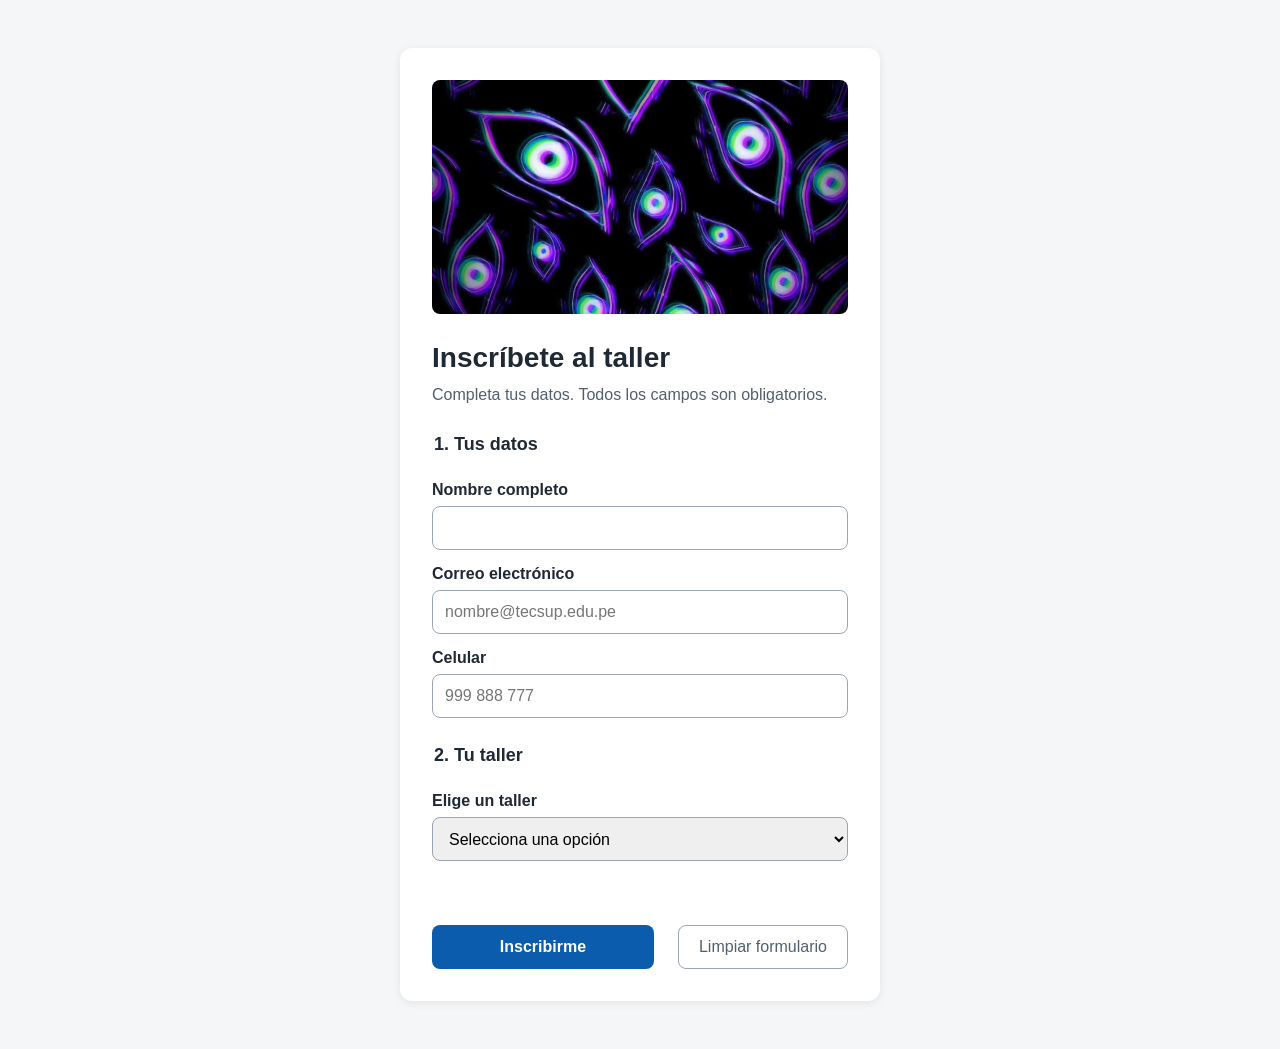
<file: index.html>
<!DOCTYPE html>
<html lang="es">
<head>
<meta charset="UTF-8">
<meta name="viewport" content="width=device-width, initial-scale=1.0">
<title>Inscripción al taller</title>
<link rel="stylesheet" href="estilos.css">
</head>
<body>
<main class="tarjeta">
<img src="img/banner.png" alt="Estudiantes programando en el laboratorio">
<h1>Inscríbete al taller</h1>
<p class="ayuda">Completa tus datos. Todos los campos son obligatorios.</p>

<form id="formulario" novalidate>
<fieldset>
<legend>1. Tus datos</legend>
<label for="nombre">Nombre completo</label>
<input id="nombre" type="text" autocomplete="name" required>

<label for="correo">Correo electrónico</label>
<input id="correo" type="email" autocomplete="email" placeholder="nombre@tecsup.edu.pe" required>

<label for="telefono">Celular</label>
<input id="telefono" type="tel" placeholder="999 888 777" required>
</fieldset>

<fieldset>
<legend>2. Tu taller</legend>
<label for="taller">Elige un taller</label>
<select id="taller" required>
<option value="">Selecciona una opción</option>
<optgroup label="Control de versiones">
<option>Git</option> <option>GitHub</option> <option>Markdown</option>
</optgroup>
<optgroup label="Desarrollo web">
<option>HTML</option> <option>CSS</option> <option>JavaScript</option>
<option>React</option> <option>Node.js</option> <option>APIs</option>
</optgroup>
<optgroup label="Diseño y calidad">
<option>Figma</option> <option>Accesibilidad</option> <option>Testing</option>
</optgroup>
</select>
</fieldset>

<p id="mensaje" class="mensaje" role="status"></p>

<div class="acciones">
<button type="submit" class="boton-principal">Inscribirme</button>
<button type="reset" class="boton-secundario">Limpiar formulario</button>
</div>
</form>
</main>
<script src="app.js"></script>
</body>
</html>
</file>
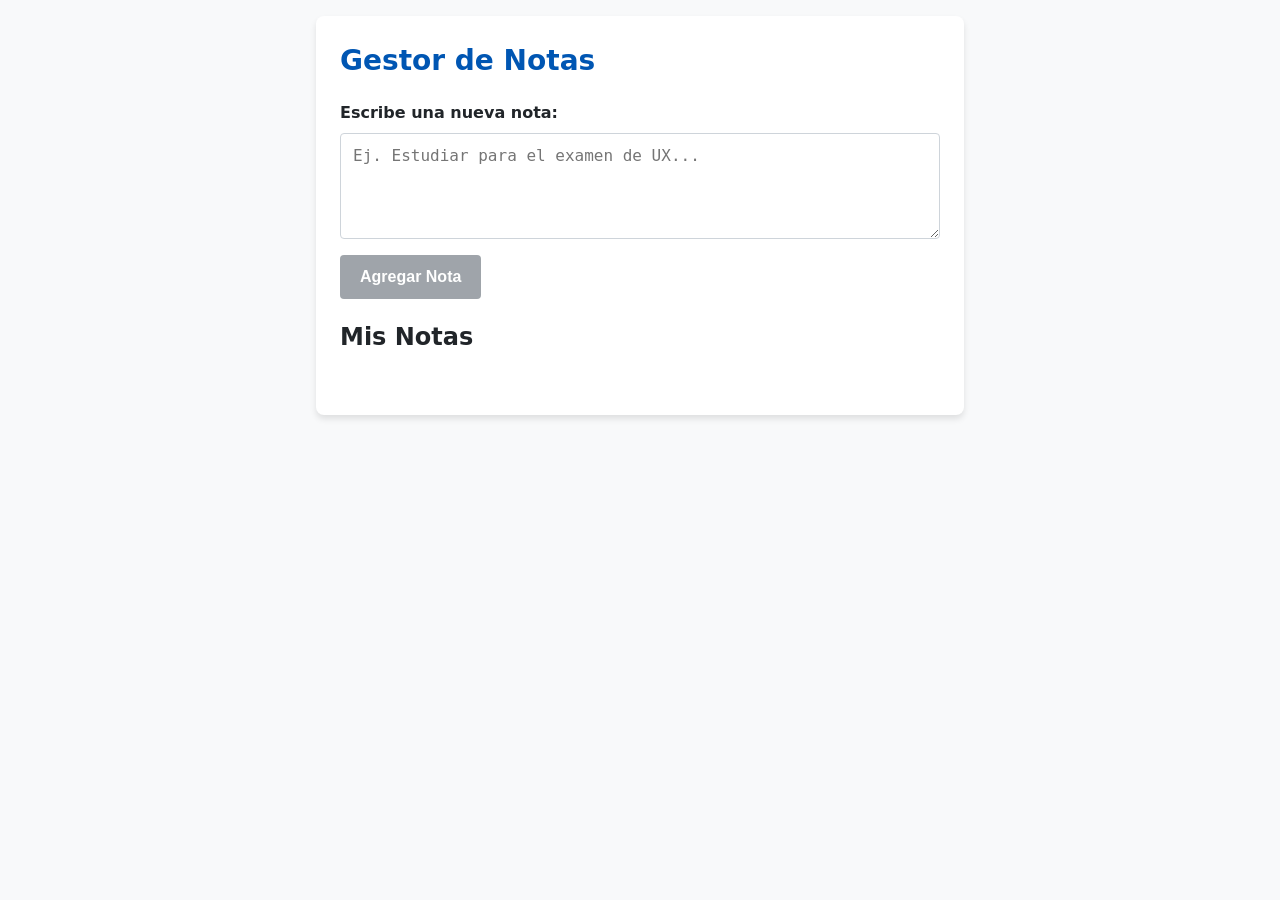
<file: app-notas/index1.html>
<!DOCTYPE html>
<html lang="es">
<head>
  <meta charset="UTF-8">
  <meta name="viewport" content="width=device-width, initial-scale=1.0">
  <title>App de Notas - Rediseñada</title>
  <link rel="stylesheet" href="estilos1.css">
</head>
<body>
  <main class="contenedor">
    <h1>Gestor de Notas</h1>
    
    <!-- Mensaje de estado visible (UX) -->
    <div id="feedback" class="feedback oculto" role="status" aria-live="polite"></div>

    <form id="form-nota" class="formulario">
      <div class="campo">
        <label for="texto-nota">Escribe una nueva nota:</label>
        <textarea id="texto-nota" placeholder="Ej. Estudiar para el examen de UX..." required></textarea>
      </div>
      <button type="submit" id="btn-guardar" class="btn btn-principal" disabled>Agregar Nota</button>
    </form>

    <section class="seccion-notas">
      <h2>Mis Notas</h2>
      <ul id="lista-notas" class="lista-notas"></ul>
    </section>
  </main>

  <script src="app1.js"></script>
</body>
</html>
</file>
<file: estilos.css>
:root {
--color-primario: #0b5cad;
--color-texto: #1f2933;
--color-suave: #52606d;
--color-borde: #9aa5b1;
--color-fondo: #f4f6f8;
--color-error: #b42318;
--color-exito: #067647;
--espacio: 16px;
}
* { box-sizing: border-box; } body {
margin: 0;
padding: var(--espacio);
font-family: Arial, Helvetica, sans-serif; font-size: 16px;
line-height: 1.5;
color: var(--color-texto); background: var(--color-fondo);
}

.tarjeta {
max-width: 480px; margin: 32px auto; padding: 32px; background: #ffffff; border-radius: 12px;
box-shadow: 0 2px 8px rgba(0, 0, 0, 0.08);
}
.tarjeta img { width: 100%; border-radius: 8px; } h1 { font-size: 28px; margin: 16px 0 4px; }
.ayuda { color: var(--color-suave); margin: 0 0 24px; }

fieldset { border: none; padding: 0; margin: 0 0 24px; }
legend { font-size: 18px; font-weight: bold; margin-bottom: 8px; } label { display: block; font-weight: bold; margin: 12px 0 4px; }

input, select {
width: 100%;
min-height: 44px; padding: 8px 12px; font-size: 16px;
border: 1px solid var(--color-borde); border-radius: 8px;
}

.validado input:invalid,
.validado select:invalid { border: 2px solid var(--color-error); }
.acciones { display: flex; gap: 24px; flex-wrap: wrap; } button {
min-height: 44px; padding: 10px 20px; font-size: 16px; border-radius: 8px; cursor: pointer;
}

.boton-principal { flex: 1;
background: var(--color-primario); color: #ffffff;
border: none;
font-weight: bold;
}

.boton-principal:disabled { opacity: 0.6; cursor: wait; }

.boton-secundario { background: transparent; color: var(--color-suave);
border: 1px solid var(--color-borde);
}

:focus-visible { outline: 3px solid #f59e0b; outline-offset: 2px; }

.mensaje { min-height: 24px; font-weight: bold; }
.mensaje.error { color: var(--color-error); }
.mensaje.exito { color: var(--color-exito); }
.mensaje.info { color: var(--color-primario); }
</file>
<file: app-notas/estilos1.css>
/* Variables CSS centralizadas en :root */
:root {
  --color-primario: #0056b3;
  --color-primario-hover: #003d82;
  --color-fondo: #f8f9fa;
  --color-tarjeta: #ffffff;
  --color-texto: #212529;
  --color-borde: #ced4da;
  --color-exito: #198754;
  --color-peligro: #dc3545;
  --fuente-principal: system-ui, -apple-system, sans-serif;
  --espaciado-base: 1rem;
}

body {
  font-family: var(--fuente-principal);
  background-color: var(--color-fondo);
  color: var(--color-texto);
  margin: 0;
  padding: var(--espaciado-base);
  line-height: 1.5;
}

.contenedor {
  max-width: 600px;
  margin: 0 auto;
  background: var(--color-tarjeta);
  padding: calc(var(--espaciado-base) * 1.5);
  border-radius: 8px;
  box-shadow: 0 4px 6px rgba(0,0,0,0.1);
}

h1 {
  font-size: 1.75rem;
  margin-top: 0;
  color: var(--color-primario);
}

.campo {
  display: flex;
  flex-direction: column;
  gap: 0.5rem;
  margin-bottom: 1rem;
}

label {
  font-weight: 600;
}

textarea {
  min-height: 80px;
  padding: 0.75rem;
  border: 1px solid var(--color-borde);
  border-radius: 4px;
  font-size: 1rem;
}

/* Indicador de foco visible para accesibilidad */
textarea:focus, button:focus {
  outline: 3px solid #86b7fe;
  outline-offset: 2px;
}

/* Botones de al menos 44px de alto (Ley de Fitts) */
.btn {
  min-height: 44px;
  padding: 0 1.25rem;
  font-size: 1rem;
  font-weight: 600;
  border: none;
  border-radius: 4px;
  cursor: pointer;
  display: inline-flex;
  align-items: center;
  justify-content: center;
  gap: 0.5rem;
}

.btn-principal {
  background-color: var(--color-primario);
  color: #ffffff;
}

.btn-principal:disabled {
  background-color: #6c757d;
  cursor: not-allowed;
  opacity: 0.65;
}

.btn-eliminar {
  background-color: var(--color-peligro);
  color: #ffffff;
}

.btn-deshacer {
  background-color: #6c757d;
  color: #ffffff;
  margin-left: auto;
}

/* Notificación visible */
.feedback {
  padding: 0.75rem 1rem;
  margin-bottom: 1rem;
  border-radius: 4px;
  font-weight: 500;
  background-color: #d1e7dd;
  color: #0f5132;
  display: flex;
  align-items: center;
  justify-content: space-between;
}

.oculto {
  display: none;
}

.lista-notas {
  list-style: none;
  padding: 0;
  display: flex;
  flex-direction: column;
  gap: 0.75rem;
}

.tarjeta-nota {
  padding: 1rem;
  border: 1px solid var(--color-borde);
  border-radius: 4px;
  display: flex;
  justify-content: space-between;
  align-items: center;
}
</file>
